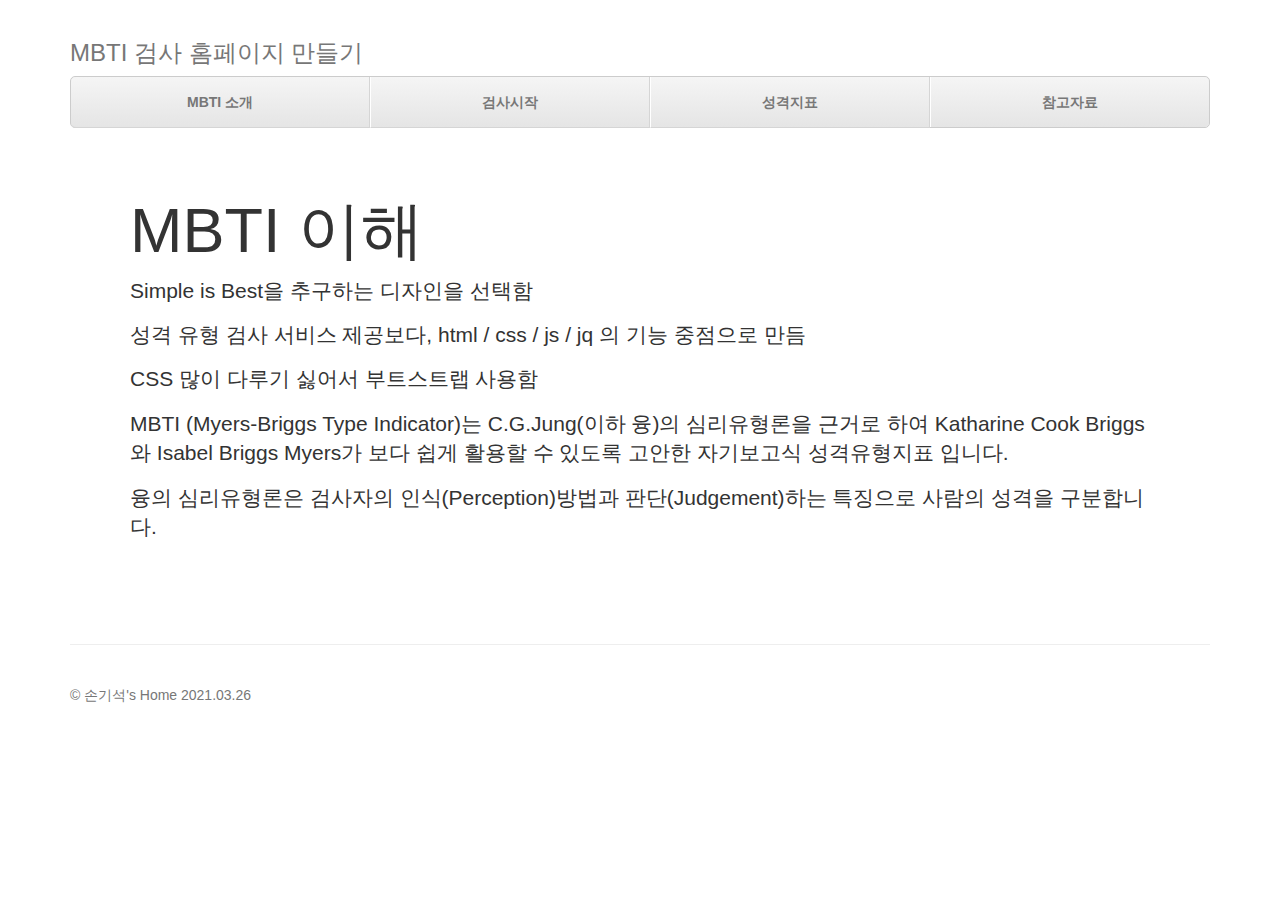
<file: index.html>
<!DOCTYPE html>
<html lang="en">
<head>
    <meta charset="UTF-8">
    <meta http-equiv="X-UA-Compatible" content="IE=edge">
    <meta name="viewport" content="width=device-width, initial-scale=1.0">
    
    <!-- 부트스트랩 사용을 위한 jQuery 호출 -->
    <script src="https://ajax.googleapis.com/ajax/libs/jquery/3.3.1/jquery.min.js"></script>

    <!-- 부트스트랩 사용을 위한 라이브러리 호출 -->
    <link rel="stylesheet" href="css/bootstrap.min.css">
    <link rel="stylesheet" href="css/bootstrap.css">
    <script type="text/javascript" src="js/bootstrap.js"></script>

    <!-- 사용자 정의 css -->
    <link href="css/justified-nav.css" rel="stylesheet">

    <title>MBTI 소개</title>
</head>

<body>
    <div class="container">
        <div class="masthead">
            <h3 class="text-muted">MBTI 검사 홈페이지 만들기</h3>
            <nav>
                <ul class="nav nav-justified">
                    <li><a class="btn-default" href="index.html">MBTI 소개</a></li>
                    <li><a class="btn-default" href="test.html">검사시작</a></li>
                    <li><a class="btn-default" href="chrpoint.html">성격지표</a></li>
                    <li><a class="btn-default" href="references.html">참고자료</a></li>
                    <!-- <li><a class="btn-default" href="notice.html">게시판</a></li> -->
                </ul>
            </nav>
        </div>


        <div class="jumbotron">
            <h1>MBTI 이해</h1>
            <p class="lead">Simple is Best을 추구하는 디자인을 선택함
            </p>
            <p class="lead">성격 유형 검사 서비스 제공보다, html / css / js / jq 의 기능 중점으로 만듬
            </p>
            <p class="lead">CSS 많이 다루기 싫어서 부트스트랩 사용함
            </p>
            <p class="lead">
                MBTI (Myers-Briggs Type Indicator)는 C.G.Jung(이하 융)의 심리유형론을 근거로 하여
                Katharine Cook Briggs와 Isabel Briggs Myers가 보다 쉽게 활용할 수 있도록 고안한 자기보고식 성격유형지표 입니다.
            </p>
            <p class="lead">융의 심리유형론은 검사자의 인식(Perception)방법과 판단(Judgement)하는 특징으로 사람의 성격을 구분합니다.
            </p>

        </div>


        <footer class="footer">
            <p class="text-muted">&copy; 손기석's Home 2021.03.26</p>
        </footer>
    </div><!-- /container -->
 

</body>

</html>
</file>
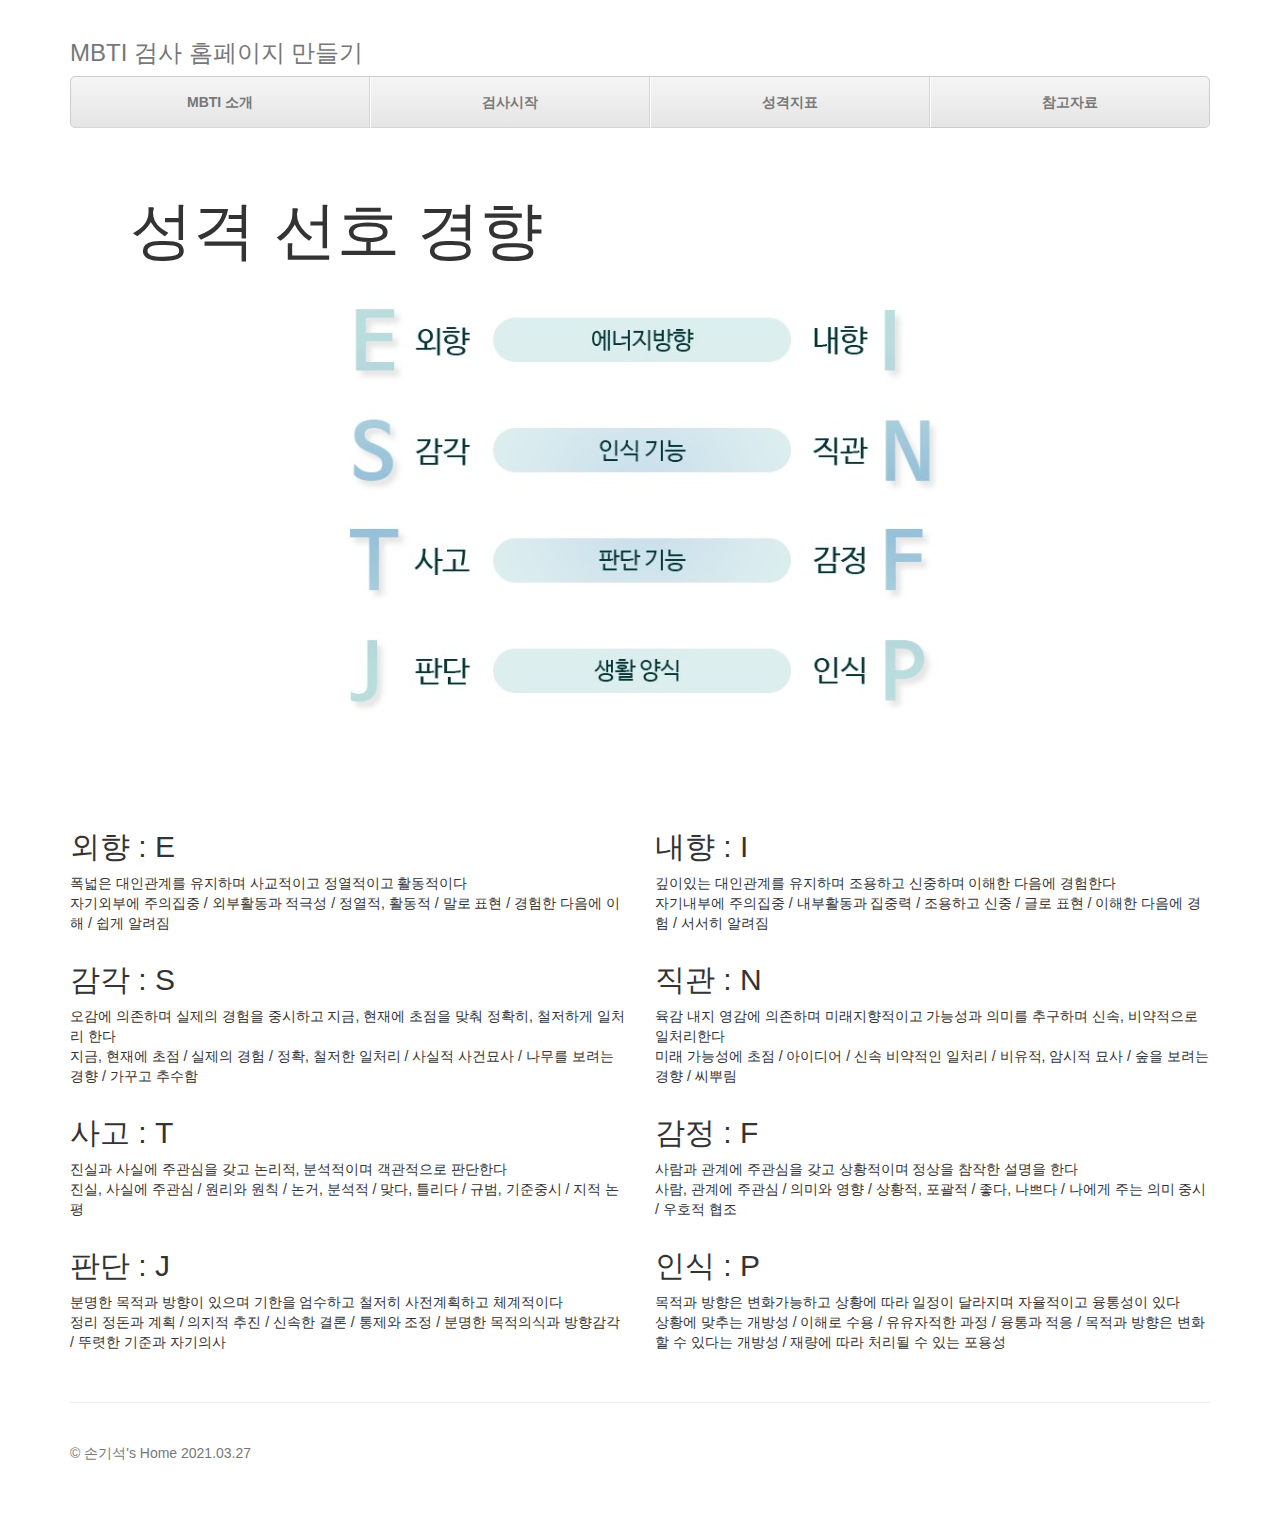
<file: chrpoint.html>
<!DOCTYPE html>
<html lang="en">
<head>
    <meta charset="UTF-8">
    <meta http-equiv="X-UA-Compatible" content="IE=edge">
    <meta name="viewport" content="width=device-width, initial-scale=1.0">
    
    <!-- 부트스트랩 사용을 위한 jQuery 호출 -->
    <script src="https://ajax.googleapis.com/ajax/libs/jquery/3.3.1/jquery.min.js"></script>

    <!-- 부트스트랩 사용을 위한 라이브러리 호출 -->
    <link rel="stylesheet" href="css/bootstrap.min.css">
    <!-- <link rel="stylesheet" href="css/bootstrap.css"> -->
    <script type="text/javascript" src="js/bootstrap.js"></script>

    <!-- 사용자 정의 css -->
    <link href="css/justified-nav.css" rel="stylesheet">


    <title>성격지표</title>
</head>
<body>
   <div class="container">
        <div class="masthead">
            <h3 class="text-muted">MBTI 검사 홈페이지 만들기</h3>
            <nav>
                <ul class="nav nav-justified">
                    <li><a class="btn-default" href="index.html">MBTI 소개</a></li>
                    <li><a class="btn-default" href="test.html">검사시작</a></li>
                    <li><a class="btn-default" href="chrpoint.html">성격지표</a></li>
                    <li><a class="btn-default" href="references.html">참고자료</a></li>
                    <!-- <li><a class="btn-default" href="notice.html">게시판</a></li> -->
                </ul>
            </nav>
        </div>
    
        <div class="jumbotron">
            <h1>성격 선호 경향</h1>
            <br>
            <p><img src="img/chrpointImg.bmp"></p>
        </div>

        <div class="row">
            <div class="col-xs-6 col-lg-6">
              <h2>외향 : E</h2>
              <p>폭넓은 대인관계를 유지하며 사교적이고 정열적이고 활동적이다<br>
                자기외부에 주의집중 / 외부활동과 적극성 / 정열적, 활동적 / 말로 표현 / 경험한 다음에 이해 / 쉽게 알려짐</p>
              <!-- <p><a class="btn btn-default" href="#" role="button">View details &raquo;</a></p> -->
            </div><!--/.col-xs-6.col-lg-4-->
            <div class="col-xs-6 col-lg-6">
              <h2>내향 : I</h2>
              <p>깊이있는 대인관계를 유지하며 조용하고 신중하며 이해한 다음에 경험한다<br>
                자기내부에 주의집중 / 내부활동과 집중력 / 조용하고 신중 / 글로 표현 / 이해한 다음에 경험 / 서서히 알려짐</p>
              <!-- <p><a class="btn btn-default" href="#" role="button">View details &raquo;</a></p> -->
            </div>
            <div class="col-xs-6 col-lg-6">
              <h2>감각 : S</h2>
              <p>오감에 의존하며 실제의 경험을 중시하고 지금, 현재에 초점을 맞춰 정확히, 철저하게 일처리 한다<br>
                지금, 현재에 초점 / 실제의 경험 / 정확, 철저한 일처리 / 사실적 사건묘사 / 나무를 보려는 경향 / 가꾸고 추수함
              </p>
              <!-- <p><a class="btn btn-default" href="#" role="button">View details &raquo;</a></p> -->
            </div><!--/.col-xs-6.col-lg-4-->
            <div class="col-xs-6 col-lg-6">
              <h2>직관 : N</h2>
              <p>육감 내지 영감에 의존하며 미래지향적이고 가능성과 의미를 추구하며 신속, 비약적으로 일처리한다 <br>
              미래 가능성에 초점 / 아이디어 / 신속 비약적인 일처리 / 비유적, 암시적 묘사 / 숲을 보려는 경향 / 씨뿌림 </p>
              <!-- <p><a class="btn btn-default" href="#" role="button">View details &raquo;</a></p> -->
            </div><!--/.col-xs-6.col-lg-4-->
            <div class="col-xs-6 col-lg-6">
              <h2>사고 : T</h2>
              <p>진실과 사실에 주관심을 갖고 논리적, 분석적이며 객관적으로 판단한다<br>
                진실, 사실에 주관심 / 원리와 원칙 / 논거, 분석적 / 맞다, 틀리다 / 규범, 기준중시 / 지적 논평
              </p>
              <!-- <p><a class="btn btn-default" href="#" role="button">View details &raquo;</a></p> -->
            </div>
            <div class="col-xs-6 col-lg-6">
              <h2>감정 : F</h2>
              <p>사람과 관계에 주관심을 갖고 상황적이며 정상을 참작한 설명을 한다<br>
                사람, 관계에 주관심 / 의미와 영향 / 상황적, 포괄적 / 좋다, 나쁘다 / 나에게 주는 의미 중시 / 우호적 협조 
              </p>
              <!-- <p><a class="btn btn-default" href="#" role="button">View details &raquo;</a></p> -->
            </div>
            <div class="col-xs-6 col-lg-6">
              <h2>판단 : J</h2>
              <p>분명한 목적과 방향이 있으며 기한을 엄수하고 철저히 사전계획하고 체계적이다<br>
                정리 정돈과 계획 / 의지적 추진 / 신속한 결론 / 통제와 조정 / 분명한 목적의식과 방향감각 / 뚜렷한 기준과 자기의사
              </p>
              <!-- <p><a class="btn btn-default" href="#" role="button">View details &raquo;</a></p> -->
            </div>
            <div class="col-xs-6 col-lg-6">
              <h2>인식 : P</h2>
              <p>목적과 방향은 변화가능하고 상황에 따라 일정이 달라지며 자율적이고 융통성이 있다 <br>
                상황에 맞추는 개방성 / 이해로 수용 / 유유자적한 과정 / 융통과 적응 / 목적과 방향은 변화할 수 있다는 개방성 / 재량에 따라 처리될 수 있는 포용성 
              </p>
              <!-- <p><a class="btn btn-default" href="#" role="button">View details &raquo;</a></p> -->
            </div>
        </div><!--/row-->
        
        <!-- fotter -->
        <footer class="footer">
            <p class="text-muted">&copy; 손기석's Home 2021.03.27</p>
        </footer>
    </div><!-- /container -->



</body>
</html>
</file>
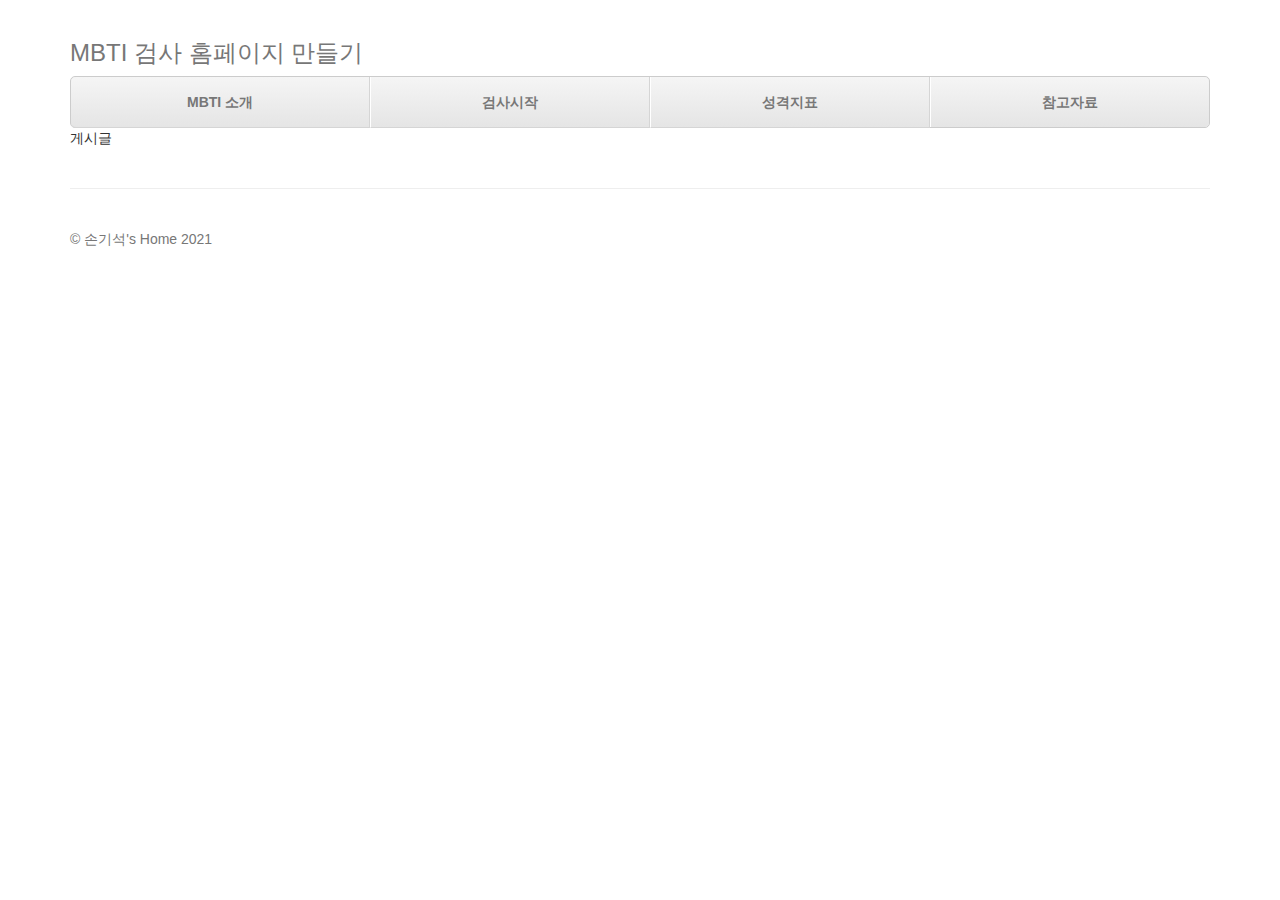
<file: notice.html>
<!DOCTYPE html>
<html lang="en">
<head>
    <meta charset="UTF-8">
    <meta http-equiv="X-UA-Compatible" content="IE=edge">
    <meta name="viewport" content="width=device-width, initial-scale=1.0">
    
    <!-- 부트스트랩 사용을 위한 jQuery 호출 -->
    <script src="https://ajax.googleapis.com/ajax/libs/jquery/3.3.1/jquery.min.js"></script>

    <!-- 부트스트랩 사용을 위한 라이브러리 호출 -->
    <link rel="stylesheet" href="css/bootstrap.min.css">
    <!-- <link rel="stylesheet" href="css/bootstrap.css"> -->
    <script type="text/javascript" src="js/bootstrap.js"></script>

    <!-- 사용자 정의 css -->
    <link href="css/justified-nav.css" rel="stylesheet">

    <title>게시판</title>
</head>
<body>
    <div class="container">
        <div class="masthead">
            <h3 class="text-muted">MBTI 검사 홈페이지 만들기</h3>
            <nav>
                <ul class="nav nav-justified">
                    <li><a class="btn-default" href="index.html">MBTI 소개</a></li>
                    <li><a class="btn-default" href="test.html">검사시작</a></li>
                    <li><a class="btn-default" href="chrpoint.html">성격지표</a></li>
                    <li><a class="btn-default" href="references.html">참고자료</a></li>
                    <!-- <li><a class="btn-default" href="notice.html">게시판</a></li> -->
                </ul>
            </nav>

        </div>
    
        <p>게시글</p>
        <!-- <div class="jumbotron">
            <h1>성격지표</h1>
            <p class="lead">
                MBTI (Myers-Briggs Type Indicator)는 C.G.Jung(이하 융)의 심리유형론을 근거로 하여
                Katharine Cook Briggs와 Isabel Briggs Myers가 보다 쉽게 활용할 수 있도록 고안한 자기보고식 성격유형지표 입니다.
            </p>
            <p class="lead">융의 심리유형론은 검사자의 인식(Perception)방법과 판단(Judgement)하는 특징으로 사람의 성격을 구분합니다.
            </p>
        </div> -->

    <!-- fotter -->
        <footer class="footer">
            <p class="text-muted">&copy; 손기석's Home 2021</p>
        </footer>
    </div><!-- /container -->
</body>
</html>
</file>
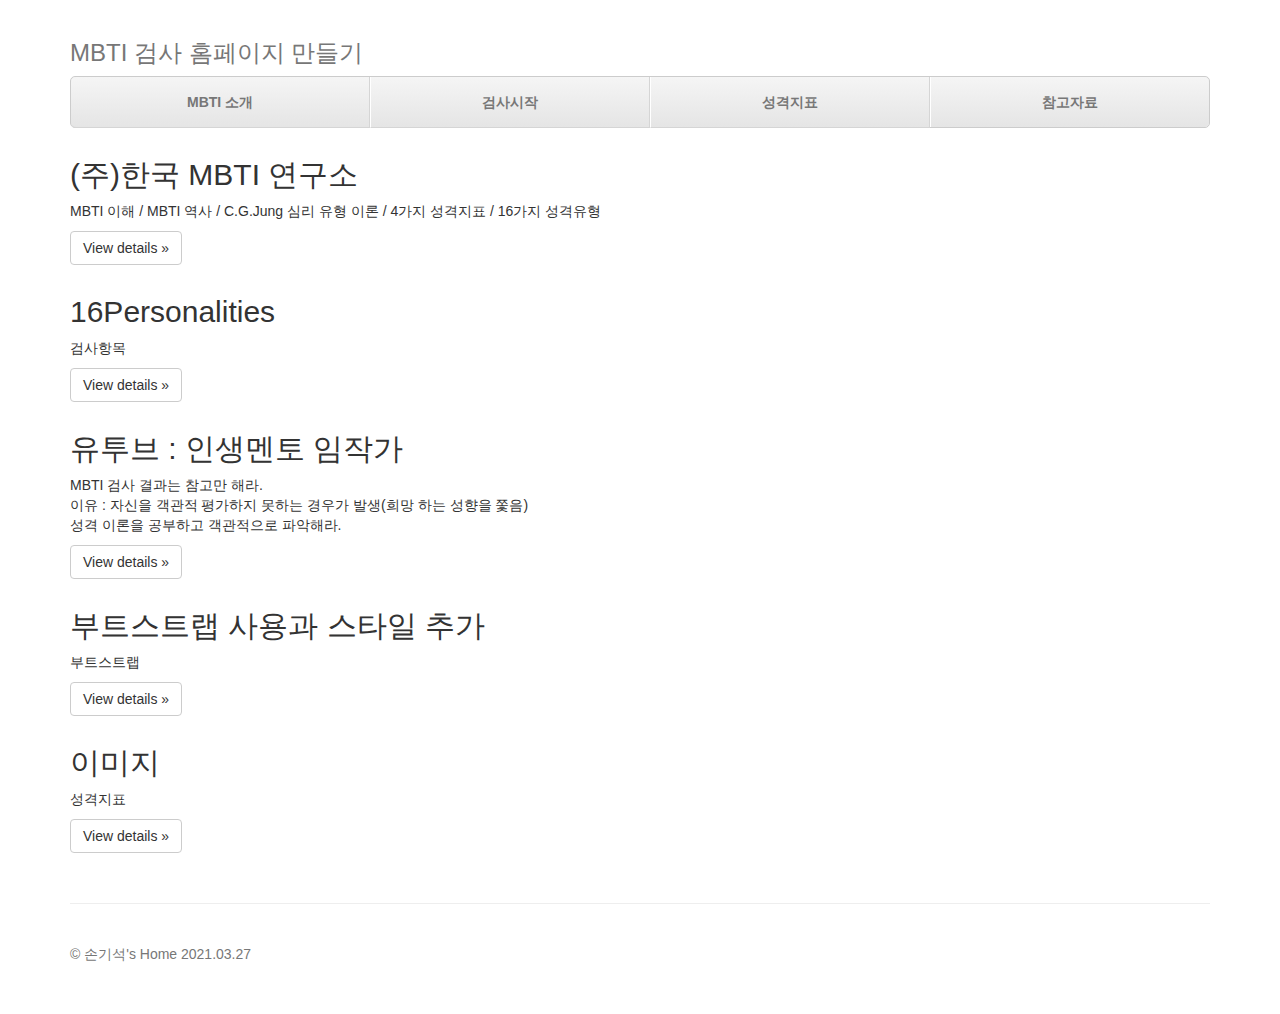
<file: references.html>
<!DOCTYPE html>
<html lang="en">
<head>
    <meta charset="UTF-8">
    <meta http-equiv="X-UA-Compatible" content="IE=edge">
    <meta name="viewport" content="width=device-width, initial-scale=1.0">
    
    <!-- 부트스트랩 사용을 위한 jQuery 호출 -->
    <script src="https://ajax.googleapis.com/ajax/libs/jquery/3.3.1/jquery.min.js"></script>

    <!-- 부트스트랩 사용을 위한 라이브러리 호출 -->
    <link rel="stylesheet" href="css/bootstrap.min.css">
    <!-- <link rel="stylesheet" href="css/bootstrap.css"> -->
    <script type="text/javascript" src="js/bootstrap.js"></script>
    <script type="text/javascript" src="js/kiseki.js"></script>
    <!-- 사용자 정의 css -->
    <link href="css/justified-nav.css" rel="stylesheet">

    <title>참고자료</title>
</head>
<body>
    <!-- kiseki.js에 추가함. -->
    <!-- <script>
        function mulLink(){
            window.open("http://bootstrapk.com/");
            window.open("https://tworab.tistory.com/71");
            window.open("https://www.codingfactory.net/10978");
            window.open("http://bootstrapk.com/examples/justified-nav/#");
            window.open("https://www.cssscript.com/five-star-rating-system-with-pure-css-and-radio-button-hack/");
        }
    </script> -->

    <div class="container">
        <div class="masthead">
            <h3 class="text-muted">MBTI 검사 홈페이지 만들기</h3>
            <nav>
                <ul class="nav nav-justified">
                    <li><a class="btn-default" href="index.html">MBTI 소개</a></li>
                    <li><a class="btn-default" href="test.html">검사시작</a></li>
                    <li><a class="btn-default" href="chrpoint.html">성격지표</a></li>
                    <li><a class="btn-default" href="references.html">참고자료</a></li>
                    <!-- <li><a class="btn-default" href="notice.html">게시판</a></li> -->
                </ul>
            </nav>

        </div>
    
        <div class="row">
            <p>
                <div class="col-xs-10 col-lg-10">
                <h2>(주)한국 MBTI 연구소</h2>
                <p>MBTI 이해 / 
                    MBTI 역사 / 
                    C.G.Jung 심리 유형 이론 / 
                    4가지 성격지표 / 
                    16가지 성격유형</p>
                <p><a class="btn btn-default" href="https://www.mbti.co.kr/" role="button">View details &raquo;</a></p>
                </div>

                <div class="col-xs-10 col-lg-10">
                <h2>16Personalities</h2>
                <p>검사항목</p>
                <p><a class="btn btn-default" href="https://www.16personalities.com/ko" role="button">View details &raquo;</a></p>
                </div>

                <div class="col-xs-10 col-lg-10">
                <h2>유투브 : 인생멘토 임작가</h2>
                <p>MBTI 검사 결과는 참고만 해라. <br>이유 : 자신을 객관적 평가하지 못하는 경우가 발생(희망 하는 성향을 쫓음)<br>
                    성격 이론을 공부하고 객관적으로 파악해라.</p>
                <p><a class="btn btn-default" href="https://youtu.be/7mwpAJ58q-s" role="button">View details &raquo;</a></p>
                </div>
                
                <div class="col-xs-10 col-lg-10">
                <h2>부트스트랩 사용과 스타일 추가</h2>
                <p>부트스트랩</p>
                <p><a class="btn btn-default" onclick="mulLink()"
                     role="button" target="_blank">View details &raquo;</a></p>
                </div>

                <div class="col-xs-10 col-lg-10">
                <h2>이미지</h2>
                <p>성격지표</p>
                <p><a class="btn btn-default" href="https://www.artinsight.co.kr/news/view.php?no=48294" role="button">View details &raquo;</a></p>
                </div>
            </p>
            
        </div>
        <!-- fotter -->
        <footer class="footer">
            <p class="text-muted">&copy; 손기석's Home 2021.03.27</p>
        </footer>
    </div><!-- /container -->
    
</body>
</html>
</file>
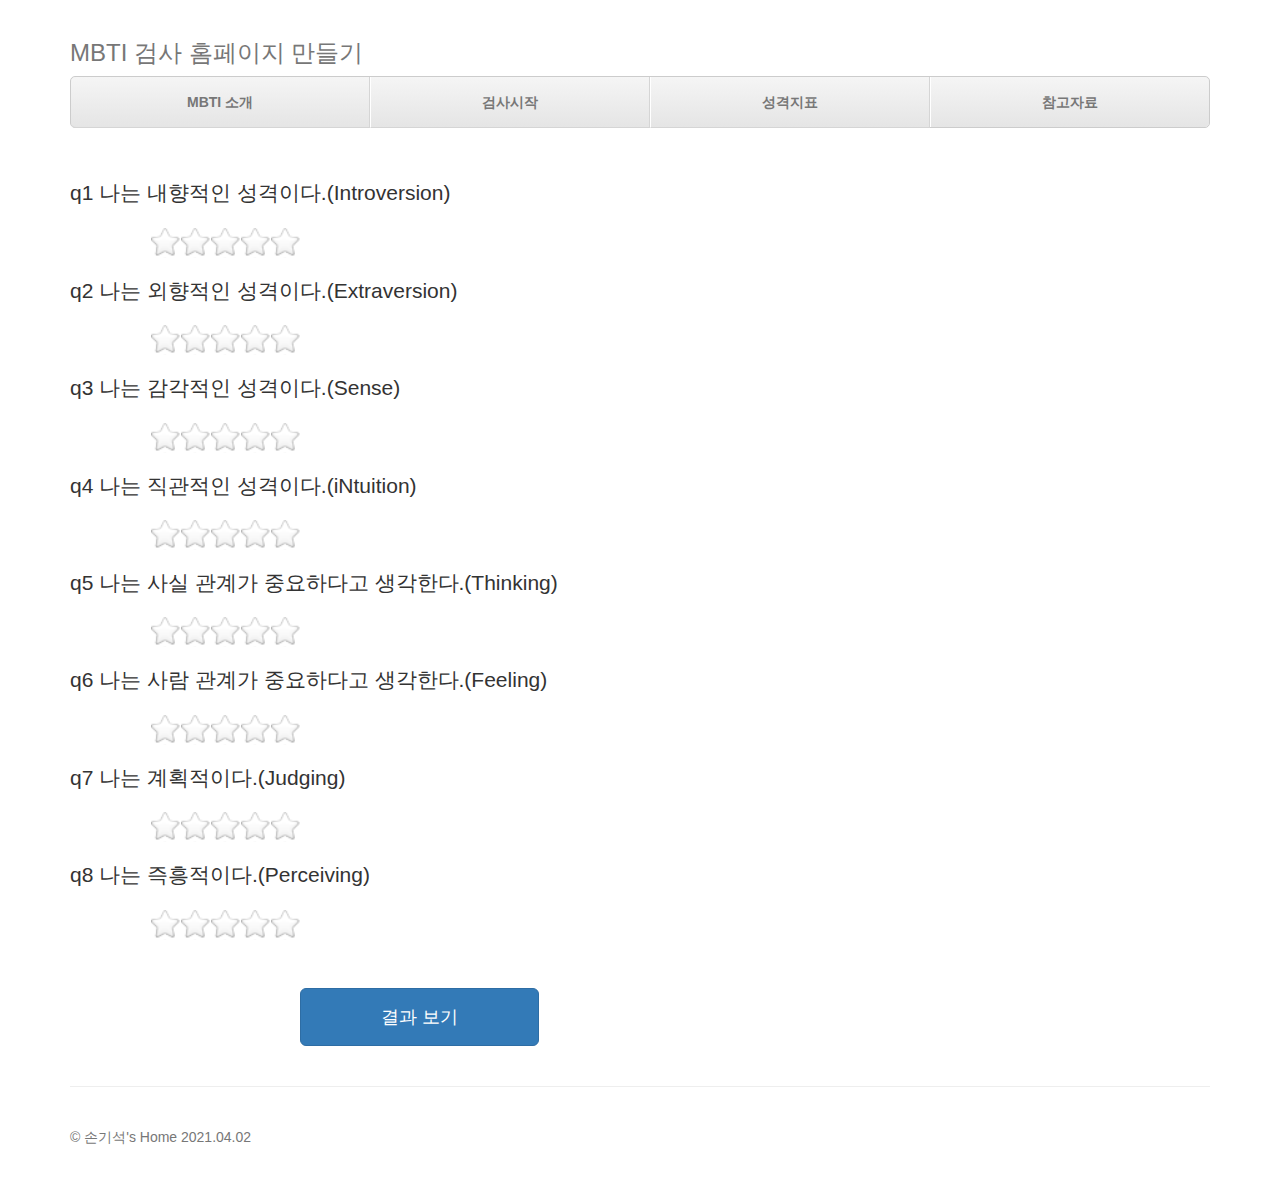
<file: test.html>
<!DOCTYPE html>
<html lang="en">

<head>
    <meta charset="UTF-8">
    <meta http-equiv="X-UA-Compatible" content="IE=edge">
    <meta name="viewport" content="width=device-width, initial-scale=1.0">

    <!-- 부트스트랩 사용을 위한 jQuery 호출 -->
    <script src="https://ajax.googleapis.com/ajax/libs/jquery/3.3.1/jquery.min.js"></script>

    <!-- 부트스트랩 사용을 위한 라이브러리 호출 -->
    <link rel="stylesheet" href="css/bootstrap.css">
    <!-- <link rel="stylesheet" href="css/bootstrap-theme.min.css"> -->
    <script type="text/javascript" src="js/bootstrap.js"></script>
    <script type="text/javascript" src="js/test_data.js"></script>

    <!-- 사용자 정의 css -->
    <link href="css/justified-nav.css" rel="stylesheet">


    <!-- 
    문제1행 : 외향E 또는 내향I 점수
    문제2행 : 감각S 또는 직관N 점수
    문제3행 : 사고T 또는 감정F 점수
    문제4행 : 판단J 또는 인식P 점수 -->

    <!-- <script>
        function question(){
            var obj1 = document.getElementById("questionDisplay");
            var obj2 = document.getElementById("rating");
            

            var question = 
                    ["문제1행1열","문제1행2열","문제1행3열","문제1행4열","문제1행5열","문제1행6열","문제1행7열","문제1행8열",
"문제2행1열","문제2행2열","문제2행3열","문제2행4열","문제2행5열","문제2행6열","문제2행7열","문제2행8열",
"문제3행1열","문제3행2열","문제3행3열","문제3행4열","문제3행5열","문제3행6열","문제3행7열","문제3행8열",
"문제4행1열","문제4행2열","문제4행3열","문제4행4열","문제4행5열","문제4행6열","문제4행7열","문제4행8열"
                    ];
            for(var i=0; i<=question.length; i++){
                obj1.innerHTML=question[i].value;
                obj2.innerHTML=
            }
           
            
            for(var i=0; i<=question.length; i++){
            <input id="rating+q[questionNumber]" type="radio" name="q[questionNumber]" value="[ratingNumber]">
            <label for="[ratingNumber]">[ratingNumber]</label>
            }
            
        
        }
    </script> -->
    <title>검사시작</title>
</head>

<body>
    <!-- 
    문제를 출력한다.
    각 문제 밑에 각 별점을 선택하고, 점수를 저장한다.
    결과보기 버튼을 누르면 저장된 점수를 출력하고, 점수에 맞는 성향을 알려준다.
    (동일 점수일땐 ESTJ를 우선해서 표시한다.)


    --------시간 남으면 진행---------
    문제를 배열로 저장하고, 저장된 문제를 출력한다.
    문제는 8문제씩 출력한다.(추후 총16문제 2페이지) -->


    <div class="container">
        <div class="masthead">
            <h3 class="text-muted">MBTI 검사 홈페이지 만들기</h3>
            <nav>
                <ul class="nav nav-justified">
                    <li><a class="btn-default" href="index.html">MBTI 소개</a></li>
                    <li><a class="btn-default" href="test.html">검사시작</a></li>
                    <li><a class="btn-default" href="chrpoint.html">성격지표</a></li>
                    <li><a class="btn-default" href="references.html">참고자료</a></li>
                    <!-- <li><a class="btn-default" href="notice.html">게시판</a></li> -->
                </ul>
            </nav>
        </div>

        <!-- question -->
        <!--  -->
        <p id="questionDisplay" class="lead"></p>
        <span id="rating" class="rating"></span>
        
        
        <div id="questionData"></div> <!-- test_data.js 호출 -->
        <!-- <script>
            var example = function (){
                console.log('QQQ')
                $.ajax({
                    type:"GET",
                    url:"C:/Users/son10/OneDrive - re-contextualize efficient channels/java_soldesk/workspace/soldesk_java_easy1/html/MBTI_test/test_question.html",
                    data : '',
                    dataType : "html",
                    success: function(data) {
                        $('#questionData').append(data);
                    }
                    ,error: function(xhr, status, error) {
                        alert(error);
                    }
                });

            }
            $(document).ready(function(){
                example();
            });
        </script> -->
        
        <div>
            <button type="button" class="btn btn-primary btn-lg" onclick="scoreShow()"
                
                style="padding: 16px 80px; margin-top: 30px; margin-left:230px;">결과 보기</button>
            <!-- <input type="button" value="결과 보기" onclick="scoreShow()"> -->
        </div>



        <!-- fotter -->
        <footer class="footer">
            <p class="text-muted">&copy; 손기석's Home 2021.04.02</p>
        </footer>
    </div><!-- /container -->
</body>

</html>
</file>
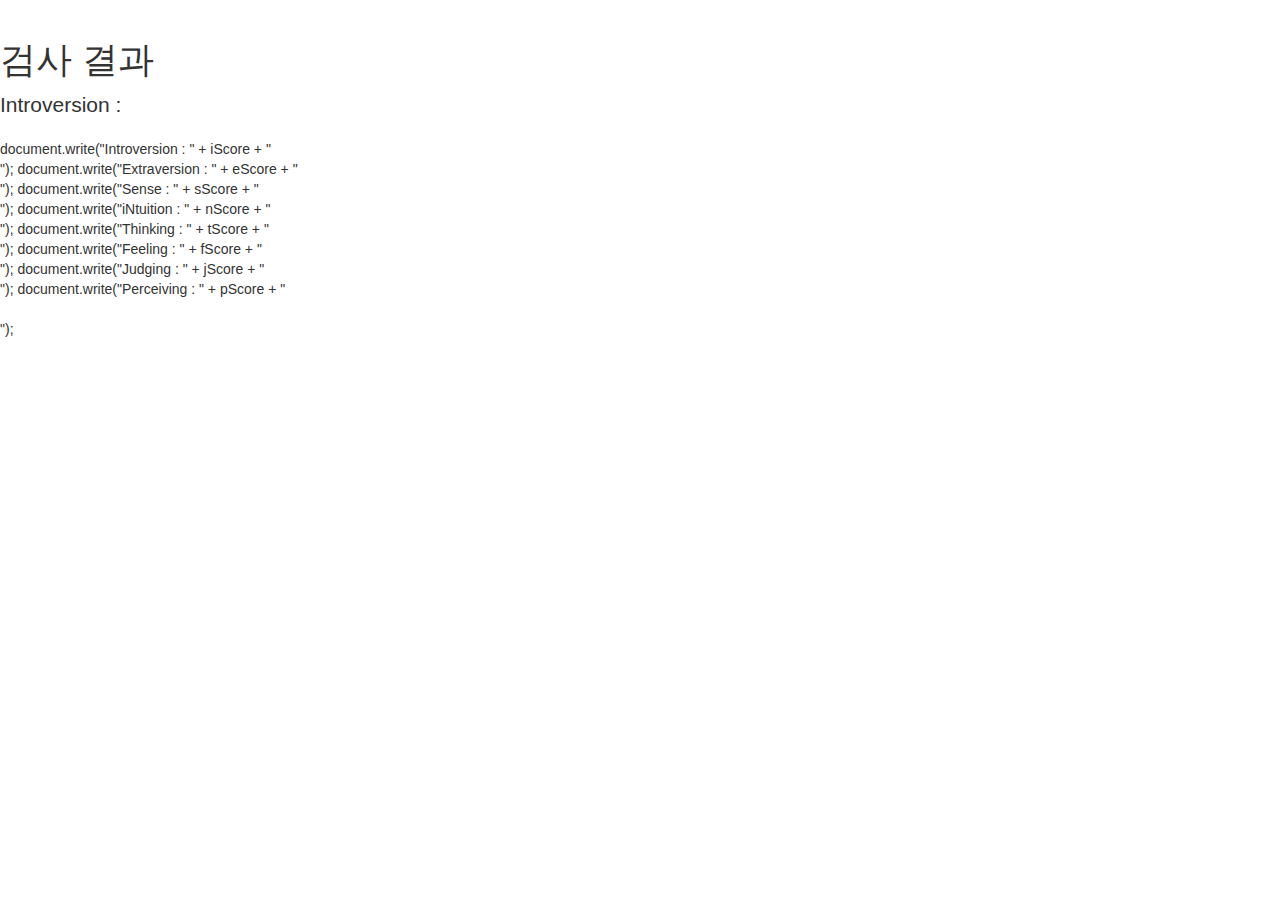
<file: test_result.html>
<!DOCTYPE html>
<html lang="en">
<head>
    <meta charset="UTF-8">
    <meta http-equiv="X-UA-Compatible" content="IE=edge">
    <meta name="viewport" content="width=device-width, initial-scale=1.0">
    <title>검사 결과</title>

    <!-- 부트스트랩 사용을 위한 jQuery 호출 -->
    <script src="https://ajax.googleapis.com/ajax/libs/jquery/3.3.1/jquery.min.js"></script>

    <!-- 부트스트랩 사용을 위한 라이브러리 호출 -->
    <link rel="stylesheet" href="css/bootstrap.css">
    <!-- <link rel="stylesheet" href="css/bootstrap-theme.min.css"> -->
    <script type="text/javascript" src="js/bootstrap.js"></script>
    <script type="text/javascript" src="js/test_data.js"></script>

    <!-- 사용자 정의 css -->
    <link href="css/justified-nav.css" rel="stylesheet">
</head>
<body>
    
    <h1>검사 결과</h1>
    <p class="lead">
        Introversion : 
    </p>
    document.write("Introversion : " + iScore + "<br>");
    document.write("Extraversion : " + eScore + "<br>");
    document.write("Sense : " + sScore + "<br>");
    document.write("iNtuition : " + nScore + "<br>");
    document.write("Thinking : " + tScore + "<br>");
    document.write("Feeling : " + fScore + "<br>");
    document.write("Judging : " + jScore + "<br>");
    document.write("Perceiving : " + pScore + "<br><br>");

</body>
</html>
</file>
<file: css/justified-nav.css>
body {
  padding-top: 20px;
}
img {display : block; margin: 0px auto;}
.footer {
  bottom: 0;
  width: 100%;
  padding-top: 40px;
  padding-bottom: 40px;
  margin-top: 40px;
  border-top: 1px solid #eee;
}
/* Main marketing message and sign up button */
.jumbotron {
  text-align: left;
  background-color: transparent;
}
.jumbotron .btn {
  padding: 14px 24px;
  font-size: 21px;
}

/* Customize the nav-justified links to be fill the entire space of the .navbar */

.nav-justified {
  background-color: #eee;
  border: 1px solid #ccc;
  border-radius: 5px;
}
.nav-justified > li > a {
  padding-top: 15px;
  padding-bottom: 15px;
  margin-bottom: 0;
  font-weight: bold;
  color: #777;
  text-align: center;
  background-color: #e5e5e5; /* Old browsers */
  background-image: -webkit-gradient(linear, left top, left bottom, from(#f5f5f5), to(#e5e5e5));
  background-image: -webkit-linear-gradient(top, #f5f5f5 0%, #e5e5e5 100%);
  background-image:      -o-linear-gradient(top, #f5f5f5 0%, #e5e5e5 100%);
  background-image: -webkit-gradient(linear, left top, left bottom, from(top), color-stop(0%, #f5f5f5), to(#e5e5e5));
  background-image:         linear-gradient(top, #f5f5f5 0%, #e5e5e5 100%);
  filter: progid:DXImageTransform.Microsoft.gradient( startColorstr='#f5f5f5', endColorstr='#e5e5e5',GradientType=0 ); /* IE6-9 */
  background-repeat: repeat-x; /* Repeat the gradient */
  border-bottom: 1px solid #d5d5d5;
}
.nav-justified > .active > a,
.nav-justified > .active > a:hover,
.nav-justified > .active > a:focus {
  background-color: #ddd;
  background-image: none;
  -webkit-box-shadow: inset 0 3px 7px rgba(0,0,0,.15);
          box-shadow: inset 0 3px 7px rgba(0,0,0,.15);
}
.nav-justified > li:first-child > a {
  border-radius: 5px 5px 0 0;
}
.nav-justified > li:last-child > a {
  border-bottom: 0;
  border-radius: 0 0 5px 5px;
}

@media (min-width: 768px) {
  .nav-justified {
    max-height: 52px;
  }
  .nav-justified > li > a {
    border-right: 1px solid #d5d5d5;
    border-left: 1px solid #fff;
  }
  .nav-justified > li:first-child > a {
    border-left: 0;
    border-radius: 5px 0 0 5px;
  }
  .nav-justified > li:last-child > a {
    border-right: 0;
    border-radius: 0 5px 5px 0;
  }
}

/* Responsive: Portrait tablets and up */
@media screen and (min-width: 768px) {
  /* Remove the padding we set earlier */
  .masthead,
  .marketing,
  .footer {
    padding-right: 0;
    padding-left: 0;
  }
  .row-offcanvas {
    position: relative;
    -webkit-transition: all .25s ease-out;
         -o-transition: all .25s ease-out;
            transition: all .25s ease-out;
  }

  .row-offcanvas-right {
    right: 0;
  }

  .row-offcanvas-left {
    left: 0;
  }

  .row-offcanvas-right
  .sidebar-offcanvas {
    right: -50%; /* 6 columns */
  }

  .row-offcanvas-left
  .sidebar-offcanvas {
    left: -50%; /* 6 columns */
  }

  .row-offcanvas-right.active {
    right: 50%; /* 6 columns */
  }

  .row-offcanvas-left.active {
    left: 50%; /* 6 columns */
  }

  .sidebar-offcanvas {
    position: absolute;
    top: 0;
    width: 50%; /* 6 columns */
  }
}

.rating {
            overflow: hidden;
            vertical-align: bottom;
            display: inline-block;
            width: auto;
            height: 30px;
        }
    
        .rating>input {
            opacity: 0;
            margin-right: -100%;
        }
    
        .rating>label {
            position: relative;
            display: block;
            float: right;
            background: url('../img/star-off-big.png');
            background-size: 30px 30px;
        }
    
        .rating>label:before {
            display: block;
            opacity: 0;
            content: '';
            width: 30px;
            height: 30px;
            background: url('../img/star-on-big.png');
            background-size: 30px 30px;
            transition: opacity 0.2s linear;
        }
    
        .rating>label:hover:before,
        .rating>label:hover~label:before,
        .rating:not(:hover)> :checked~label:before {
            opacity: 1;
        }
</file>
